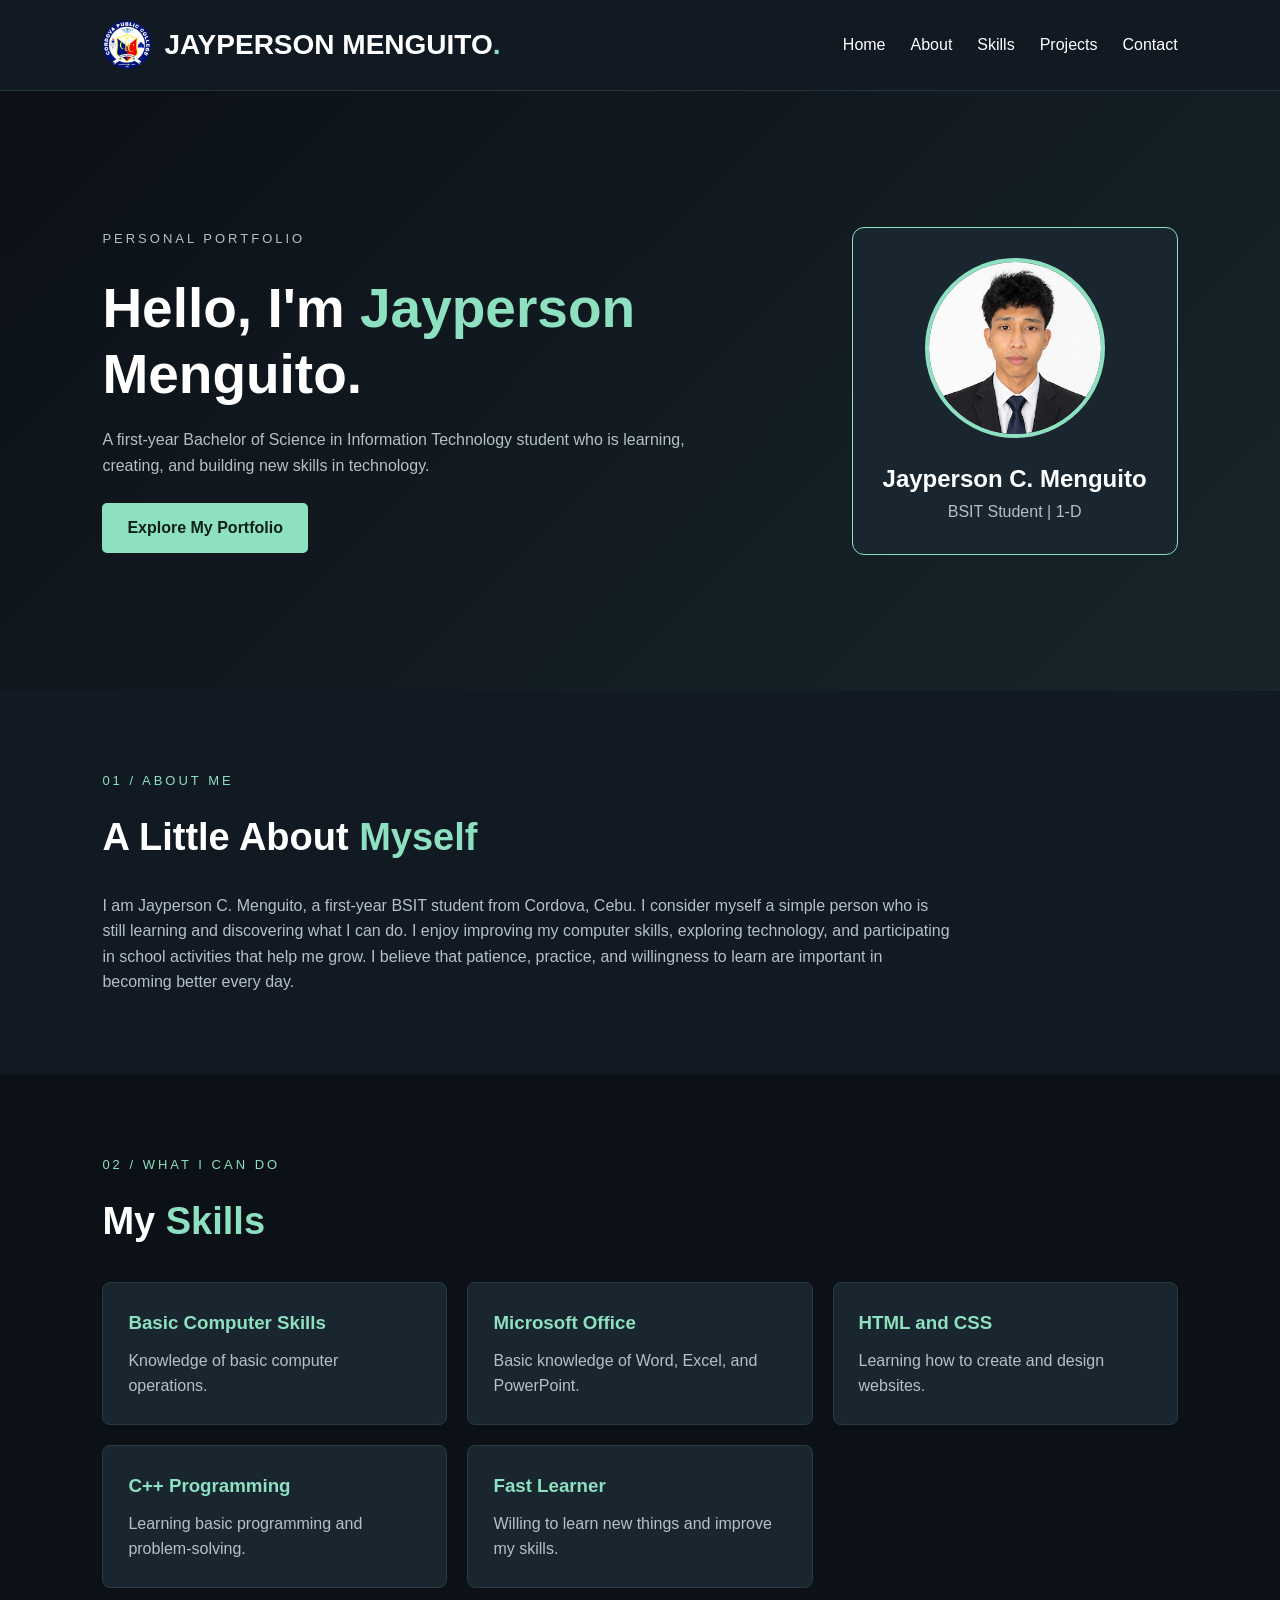
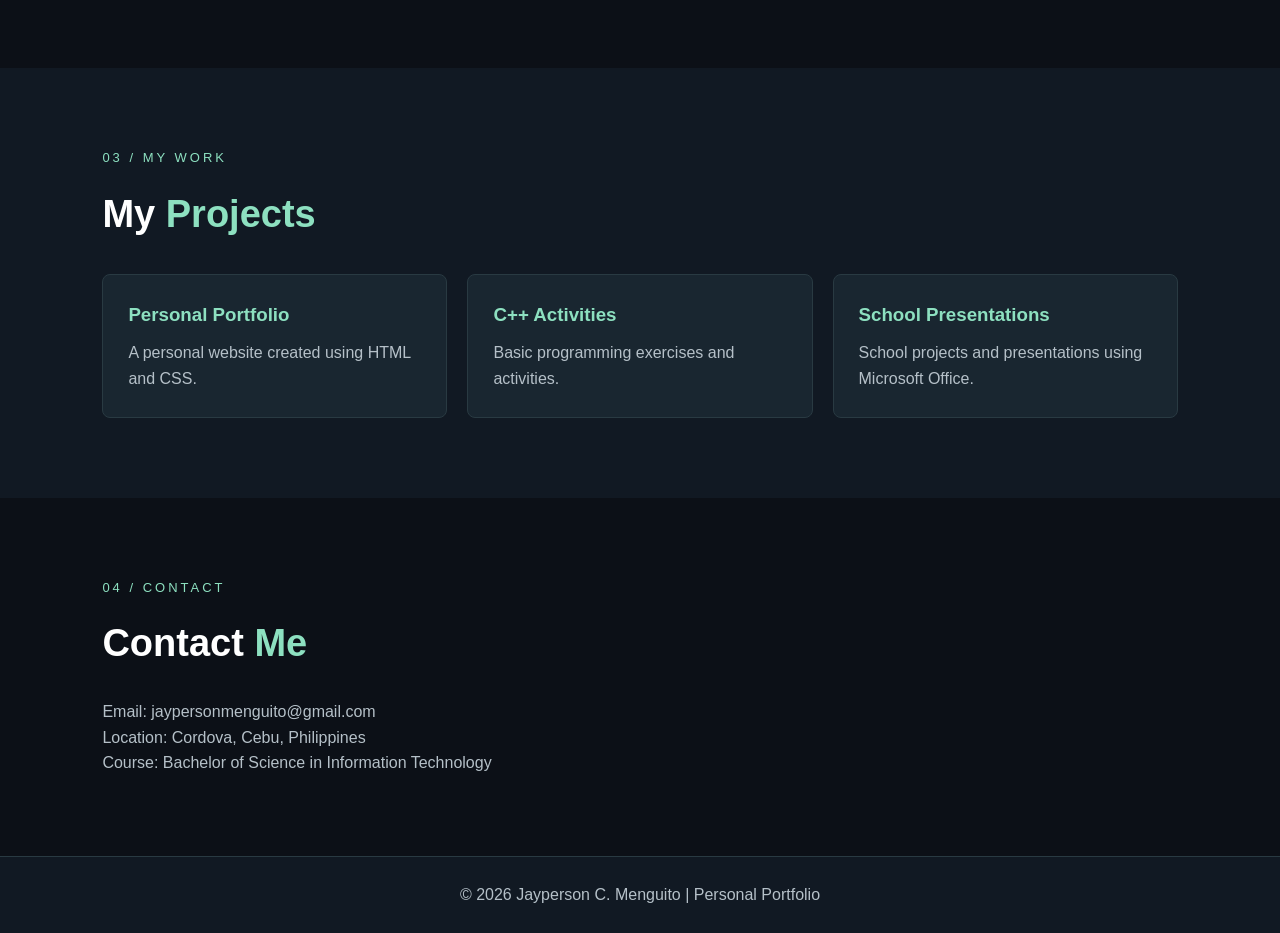
<file: assets/index.html>
<!DOCTYPE html>
<html lang="en">
<head>
    <meta charset="UTF-8">
    <meta name="viewport" content="width=device-width, initial-scale=1.0">
    <title>Jayperson Menguito | Portfolio</title>
    <link rel="stylesheet" href="style.css">
</head>

<body>

<header>
    <nav class="navbar">

        <!-- LOGO -->
        <div class="logo">
            <img src="LOGO CPC.jpg" alt="Name Logo" width="100" height="100">
            <h2>JAYPERSON MENGUITO<span>.</span></h2>
        </div>

        <ul>
            <li><a href="#home">Home</a></li>
            <li><a href="#about">About</a></li>
            <li><a href="#skills">Skills</a></li>
            <li><a href="#projects">Projects</a></li>
            <li><a href="#contact">Contact</a></li>
        </ul>
    </nav>
</header>

<section id="home" class="hero">
    <div class="hero-content">
        <p class="small-title">PERSONAL PORTFOLIO</p>

        <h1>Hello, I'm <span>Jayperson</span><br>Menguito.</h1>

        <p>
            A first-year Bachelor of Science in Information
            Technology student who is learning, creating,
            and building new skills in technology.
        </p>

        <a href="#about" class="btn">Explore My Portfolio</a>
    </div>

    <div class="profile">
        <img src="photo.jpg" alt="My Profile Picture">
        <h2>Jayperson C. Menguito</h2>
        <p>BSIT Student | 1-D</p>
    </div>
</section>

<section id="about" class="section">
    <p class="small-title">01 / ABOUT ME</p>
    <h2>A Little About <span>Myself</span></h2>

    <p>
        I am Jayperson C. Menguito, a first-year BSIT
        student from Cordova, Cebu.

        I consider myself a simple person who is still
        learning and discovering what I can do. I enjoy
        improving my computer skills, exploring technology,
        and participating in school activities that help
        me grow.

        I believe that patience, practice, and willingness
        to learn are important in becoming better every day.
    </p>
</section>

<section id="skills" class="section">
    <p class="small-title">02 / WHAT I CAN DO</p>
    <h2>My <span>Skills</span></h2>

    <div class="cards">
        <div class="card">
            <h3>Basic Computer Skills</h3>
            <p>Knowledge of basic computer operations.</p>
        </div>

        <div class="card">
            <h3>Microsoft Office</h3>
            <p>Basic knowledge of Word, Excel, and PowerPoint.</p>
        </div>

        <div class="card">
            <h3>HTML and CSS</h3>
            <p>Learning how to create and design websites.</p>
        </div>

        <div class="card">
            <h3>C++ Programming</h3>
            <p>Learning basic programming and problem-solving.</p>
        </div>

        <div class="card">
            <h3>Fast Learner</h3>
            <p>Willing to learn new things and improve my skills.</p>
        </div>

</section>

<section id="projects" class="section">
    <p class="small-title">03 / MY WORK</p>
    <h2>My <span>Projects</span></h2>

    <div class="cards">
        <div class="card">
            <h3>Personal Portfolio</h3>
            <p>A personal website created using HTML and CSS.</p>
        </div>

        <div class="card">
            <h3>C++ Activities</h3>
            <p>Basic programming exercises and activities.</p>
        </div>

        <div class="card">
            <h3>School Presentations</h3>
            <p>School projects and presentations using Microsoft Office.</p>
        </div>
    </div>
</section>

<section id="contact" class="section">
    <p class="small-title">04 / CONTACT</p>
    <h2>Contact <span>Me</span></h2>

    <p>Email: jaypersonmenguito@gmail.com</p>
    <p>Location: Cordova, Cebu, Philippines</p>
    <p>Course: Bachelor of Science in Information Technology</p>
</section>

<footer>
    <p>© 2026 Jayperson C. Menguito | Personal Portfolio</p>
</footer>

</body>
</html>
</file>
<file: assets/style.css>
* {
    margin: 0;
    padding: 0;
    box-sizing: border-box;
    scroll-behavior: smooth;
}

body {
    font-family: Arial, sans-serif;
    background: #0c1017;
    color: white;
    line-height: 1.6;
}

/* NAVIGATION */

header {
    background: #111923;
    padding: 20px 8%;
    border-bottom: 1px solid #26343b;
}

.navbar {
    display: flex;
    justify-content: space-between;
    align-items: center;
}

/* LOGO */

.logo {
    display: flex;
    align-items: center;
    gap: 12px;
    font-size: 28px;
}

.logo img {
    width: 50px;
    height: 50px;
    object-fit: contain;
}

.logo h2 {
    font-size: 28px;
    color: white;
}

.logo span,
h1 span,
h2 span {
    color: #8de0c0;
}

/* NAVIGATION LINKS */

.navbar ul {
    display: flex;
    list-style: none;
    gap: 25px;
}

.navbar a {
    color: white;
    text-decoration: none;
}

.navbar a:hover {
    color: #8de0c0;
}

/* HOME */

.hero {
    min-height: 600px;
    padding: 100px 8%;
    display: flex;
    justify-content: space-between;
    align-items: center;
    gap: 40px;
    background: linear-gradient(135deg, #0c1017, #17252b);
}

.hero-content {
    max-width: 600px;
}

.small-title {
    color: #8de0c0;
    letter-spacing: 3px;
    font-size: 13px;
    margin-bottom: 15px;
}

.hero h1 {
    font-size: 55px;
    line-height: 1.2;
    margin-bottom: 20px;
}

.hero-content p {
    color: #b5c0c8;
    margin-bottom: 25px;
}

.btn {
    display: inline-block;
    background: #8de0c0;
    color: #102019;
    padding: 12px 25px;
    text-decoration: none;
    border-radius: 5px;
    font-weight: bold;
}

.btn:hover {
    background: white;
}

/* PROFILE PICTURE */

.profile {
    text-align: center;
    background: #192630;
    padding: 30px;
    border: 1px solid #8de0c0;
    border-radius: 12px;
    min-width: 270px;
}

.profile img {
    width: 180px;
    height: 180px;
    object-fit: cover;
    border-radius: 50%;
    border: 4px solid #8de0c0;
    margin-bottom: 15px;
}

.profile p {
    color: #b5c0c8;
}

/* SECTIONS */

.section {
    padding: 80px 8%;
}

.section h2 {
    font-size: 38px;
    margin-bottom: 25px;
}

.section > p:not(.small-title) {
    color: #b5c0c8;
    max-width: 850px;
}

/* CARDS */

.cards {
    display: grid;
    grid-template-columns: repeat(3, 1fr);
    gap: 20px;
    margin-top: 30px;
}

.card {
    background: #192630;
    border: 1px solid #293a42;
    padding: 25px;
    border-radius: 8px;
    transition: 0.3s;
}

.card:hover {
    transform: translateY(-5px);
    border-color: #8de0c0;
}

.card h3 {
    color: #8de0c0;
    margin-bottom: 10px;
}

.card p {
    color: #b5c0c8;
}

/* ABOUT AND OTHER SECTIONS */

#about,
#projects {
    background: #111923;
}

#skills,
#contact {
    background: #0c1017;
}

/* FOOTER */

footer {
    text-align: center;
    padding: 25px;
    background: #111923;
    color: #b5c0c8;
    border-top: 1px solid #293a42;
}

/* MOBILE RESPONSIVE */

@media (max-width: 768px) {

    .navbar {
        flex-direction: column;
        gap: 15px;
    }

    .logo img {
        width: 45px;
        height: 45px;
    }

    .navbar ul {
        flex-wrap: wrap;
        justify-content: center;
        gap: 15px;
    }

    .hero {
        flex-direction: column;
        text-align: center;
        padding: 65px 6%;
    }

    .hero h1 {
        font-size: 38px;
    }

    .cards {
        grid-template-columns: 1fr;
    }

    .section {
        padding: 60px 6%;
    }

    .section h2 {
        font-size: 30px;
    }

    .profile {
        width: 100%;
        max-width: 320px;
    }
}
</file>
